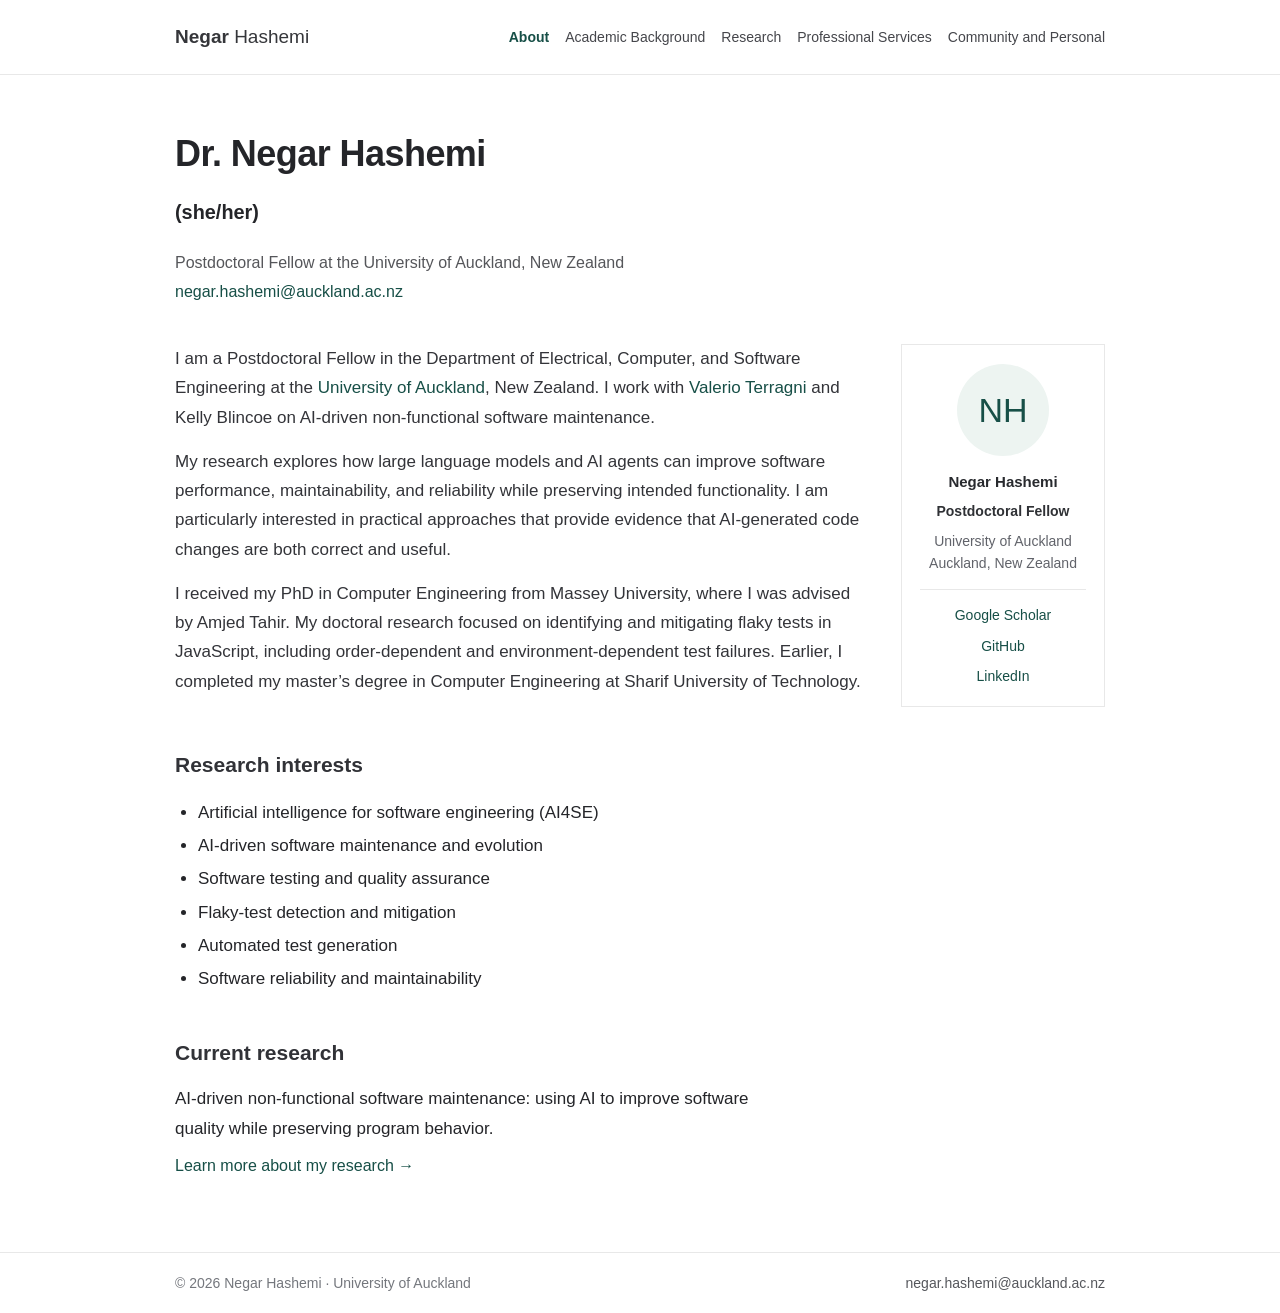
<file: index.html>
<!DOCTYPE html>
<html lang="en">
<head>
    <meta charset="UTF-8">

    <meta
        name="viewport"
        content="width=device-width, initial-scale=1"
    >

    <meta
        name="description"
        content="Dr. Negar Hashemi, Postdoctoral Fellow at the University of Auckland."
    >

    <meta property="og:image" content="/og.png">

    <title>Negar Hashemi | Software Engineering Researcher</title>

    <link rel="stylesheet" href="/style.css">
    <link rel="icon" href="/favicon.svg">
</head>

<body>
    <a class="skip-link" href="#main-content">
        Skip to main content
    </a>

    <!-- Site header and navigation -->
    <header class="site-header">
        <div class="site-width header-inner">
            <a class="site-name" href="/">
                <strong>Negar</strong> Hashemi
            </a>

            <nav aria-label="Main navigation">
                <a href="/" aria-current="page">
                    About
                </a>

                <a href="/academic/">
                    Academic Background
                </a>

                <a href="/research/">
                    Research
                </a>

                <a href="/Pservices/">
                    Professional Services
                </a>

                <a href="/personal/">
                    Community and Personal
                </a>
            </nav>
        </div>
    </header>

    <main class="site-width page-content" id="main-content">
        <!-- Name, position, and contact information -->
        <section class="profile-heading">
            <h1>Dr. Negar Hashemi</h1> <h3>(she/her)</h3>
            <p>
                Postdoctoral Fellow at the University of Auckland,
                New Zealand
            </p>

            <a href="mailto:negar.hashemi@auckland.ac.nz">
                negar.hashemi@auckland.ac.nz
            </a>
        </section>

        <!-- Biography and profile sidebar -->
        <div class="about-layout">
            <div class="academic-prose">
                <p>
                    I am a Postdoctoral Fellow in the Department of
                    Electrical, Computer, and Software Engineering at
                    the
                    <a
                        href="https://www.auckland.ac.nz/"
                        target="_blank"
                        rel="noopener noreferrer"
                    >
                        University of Auckland</a>,
                    New Zealand. I work with
                    <a
                        href="https://valerio-terragni.github.io/"
                        target="_blank"
                        rel="noopener noreferrer"
                    >
                        Valerio Terragni
                    </a>
                    and Kelly Blincoe on AI-driven non-functional
                    software maintenance.
                </p>

                <p>
                    My research explores how large language models and
                    AI agents can improve software performance,
                    maintainability, and reliability while preserving
                    intended functionality. I am particularly
                    interested in practical approaches that provide
                    evidence that AI-generated code changes are both
                    correct and useful.
                </p>

                <p>
                    I received my PhD in Computer Engineering from
                    Massey University, where I was advised by Amjed
                    Tahir. My doctoral research focused on identifying
                    and mitigating flaky tests in JavaScript,
                    including order-dependent and environment-dependent
                    test failures. Earlier, I completed my master’s
                    degree in Computer Engineering at Sharif University
                    of Technology.
                </p>
            </div>

            <aside
                class="profile-panel"
                aria-label="Academic profile"
            >
                <!-- Replace this placeholder with a profile photo if needed -->
                <div
                    class="profile-placeholder"
                    aria-hidden="true"
                >
                    NH
                </div>

                <p class="profile-full-name">
                    Negar Hashemi
                </p>

                <p class="profile-position">
                    Postdoctoral Fellow
                </p>

                <p>
                    University of Auckland<br>
                    Auckland, New Zealand
                </p>

                <!-- Academic and professional profiles -->
                <div class="profile-panel-links">
                    <a
                        href="https://scholar.google.com/citations?user=-XqrcLsAAAAJ&amp;hl=en"
                        target="_blank"
                        rel="noopener noreferrer"
                    >
                        Google Scholar
                    </a>

                    <a
                        href="https://github.com/Negar-Hashemi"
                        target="_blank"
                        rel="noopener noreferrer"
                    >
                        GitHub
                    </a>

                    <a
                        href="https://www.linkedin.com/in/negar-hashemi/"
                        target="_blank"
                        rel="noopener noreferrer"
                    >
                        LinkedIn
                    </a>
                </div>
            </aside>
        </div>

        <!-- Research interests -->
        <section class="home-section">
            <h2>Research interests</h2>

            <ul class="academic-list">
                <li>
                    Artificial intelligence for software engineering
                    (AI4SE)
                </li>

                <li>
                    AI-driven software maintenance and evolution
                </li>

                <li>
                    Software testing and quality assurance
                </li>

                <li>
                    Flaky-test detection and mitigation
                </li>

                <li>
                    Automated test generation
                </li>

                <li>
                    Software reliability and maintainability
                </li>
            </ul>
        </section>

        <!-- Current research -->
        <section class="home-section">
            <h2>Current research</h2>

            <p class="current-research-summary">
                AI-driven non-functional software maintenance:
                using AI to improve software quality while preserving
                program behavior.
            </p>

            <a href="/research/">
                Learn more about my research →
            </a>
        </section>
    </main>

    <!-- Footer -->
    <footer class="site-footer">
        <div class="site-width footer-inner">
            <span>
                © 2026 Negar Hashemi · University of Auckland
            </span>

            <a href="mailto:negar.hashemi@auckland.ac.nz">
                negar.hashemi@auckland.ac.nz
            </a>
        </div>
    </footer>
</body>
</html>
</file>
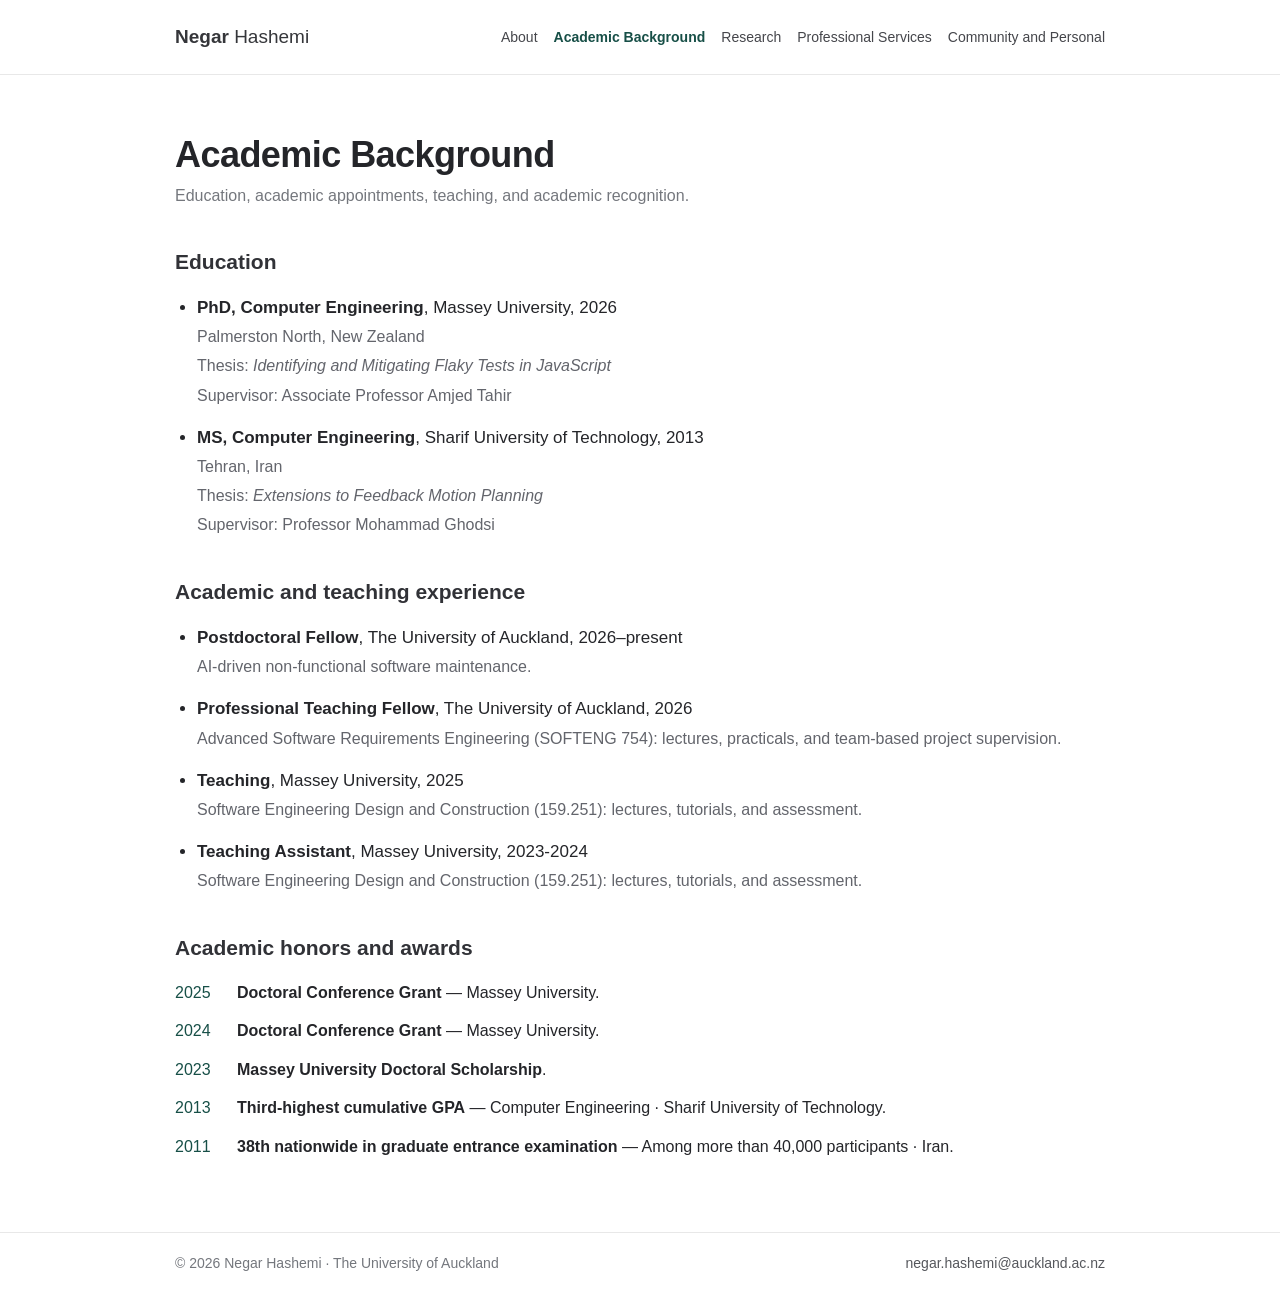
<file: academic/index.html>
<!DOCTYPE html>
<html lang="en">
  <head>
    <meta charset="UTF-8">
    <meta name="viewport" content="width=device-width, initial-scale=1">
    <meta
      name="description"
      content="Dr. Negar Hashemi, Postdoctoral Fellow at the University of Auckland."
    >
    <title>Academic Background | Negar Hashemi</title>
    <link rel="stylesheet" href="/style.css">
    <link rel="icon" href="/favicon.svg">
    <meta property="og:image" content="/og.png">
  </head>

  <body>
    <a class="skip-link" href="#main-content">Skip to main content</a>

    <header class="site-header">
      <div class="site-width header-inner">
        <a class="site-name" href="/">
          <strong>Negar</strong> Hashemi
        </a>

        <nav aria-label="Main navigation">
          <a href="/">About</a>
          <a href="/academic/" aria-current="page">Academic Background</a>
          <a href="/research/">Research</a>
          <a href="/Pservices/">Professional Services</a>
          <a href="/personal/">Community and Personal</a>
        </nav>
      </div>
    </header>

    <main class="site-width page-content" id="main-content">
      <header class="page-heading">
        <h1>Academic Background</h1>
        <p>
          Education, academic appointments, teaching, and academic recognition.
        </p>
      </header>

      <section class="academic-section">
        <h2>Education</h2>

        <ul class="education-list">
          <li>
            <strong>PhD, Computer Engineering</strong>, Massey University, 2026
            <br>
            <span class="education-detail">
              Palmerston North, New Zealand
            </span>
            <br>
            <span class="education-detail">
              Thesis:
              <em>Identifying and Mitigating Flaky Tests in JavaScript</em>
            </span>
            <br>
            <span class="education-detail">
              Supervisor: Associate Professor Amjed Tahir
            </span>
          </li>

          <li>
            <strong>MS, Computer Engineering</strong>,
            Sharif University of Technology, 2013
            <br>
            <span class="education-detail">Tehran, Iran</span>
            <br>
            <span class="education-detail">
              Thesis: <em>Extensions to Feedback Motion Planning</em>
            </span>
            <br>
            <span class="education-detail">
              Supervisor: Professor Mohammad Ghodsi
            </span>
          </li>
        </ul>
      </section>

      <section class="academic-section">
        <h2>Academic and teaching experience</h2>

        <ul class="education-list">
          <li>
            <strong>Postdoctoral Fellow</strong>,
            The University of Auckland, 2026–present
            <br>
            <span class="education-detail">
              AI-driven non-functional software maintenance.
            </span>
          </li>

          <li>
            <strong>Professional Teaching Fellow</strong>,
            The University of Auckland, 2026
            <br>
            <span class="education-detail">
              Advanced Software Requirements Engineering (SOFTENG 754):
              lectures, practicals, and team-based project supervision.
            </span>
          </li>

          <li>
            <strong>Teaching</strong>, Massey University, 2025
            <br>
            <span class="education-detail">
              Software Engineering Design and Construction (159.251):
              lectures, tutorials, and assessment.
            </span>
          </li>

          <li>
            <strong>Teaching Assistant</strong>, Massey University, 2023-2024
            <br>
            <span class="education-detail">
              Software Engineering Design and Construction (159.251):
              lectures, tutorials, and assessment.
            </span>
          </li>
        </ul>
      </section>

      <section class="academic-section">
        <h2>Academic honors and awards</h2>

        <ul class="award-items">
          <li>
            <span class="award-year">2025</span>
            <span>
              <strong>Doctoral Conference Grant</strong>
              — Massey University.
            </span>
          </li>

          <li>
            <span class="award-year">2024</span>
            <span>
              <strong>Doctoral Conference Grant</strong>
              — Massey University.
            </span>
          </li>

          <li>
            <span class="award-year">2023</span>
            <span>
              <strong>Massey University Doctoral Scholarship</strong>.
            </span>
          </li>

          <li>
            <span class="award-year">2013</span>
            <span>
              <strong>Third-highest cumulative GPA</strong>
              — Computer Engineering · Sharif University of Technology.
            </span>
          </li>

          <li>
            <span class="award-year">2011</span>
            <span>
              <strong>
                38th nationwide in graduate entrance examination
              </strong>
              — Among more than 40,000 participants · Iran.
            </span>
          </li>
        </ul>
      </section>
    </main>

    <footer class="site-footer">
      <div class="site-width footer-inner">
        <span>© 2026 Negar Hashemi · The University of Auckland</span>
        <a href="mailto:negar.hashemi@auckland.ac.nz">
          negar.hashemi@auckland.ac.nz
        </a>
      </div>
    </footer>
  </body>
</html>
</file>
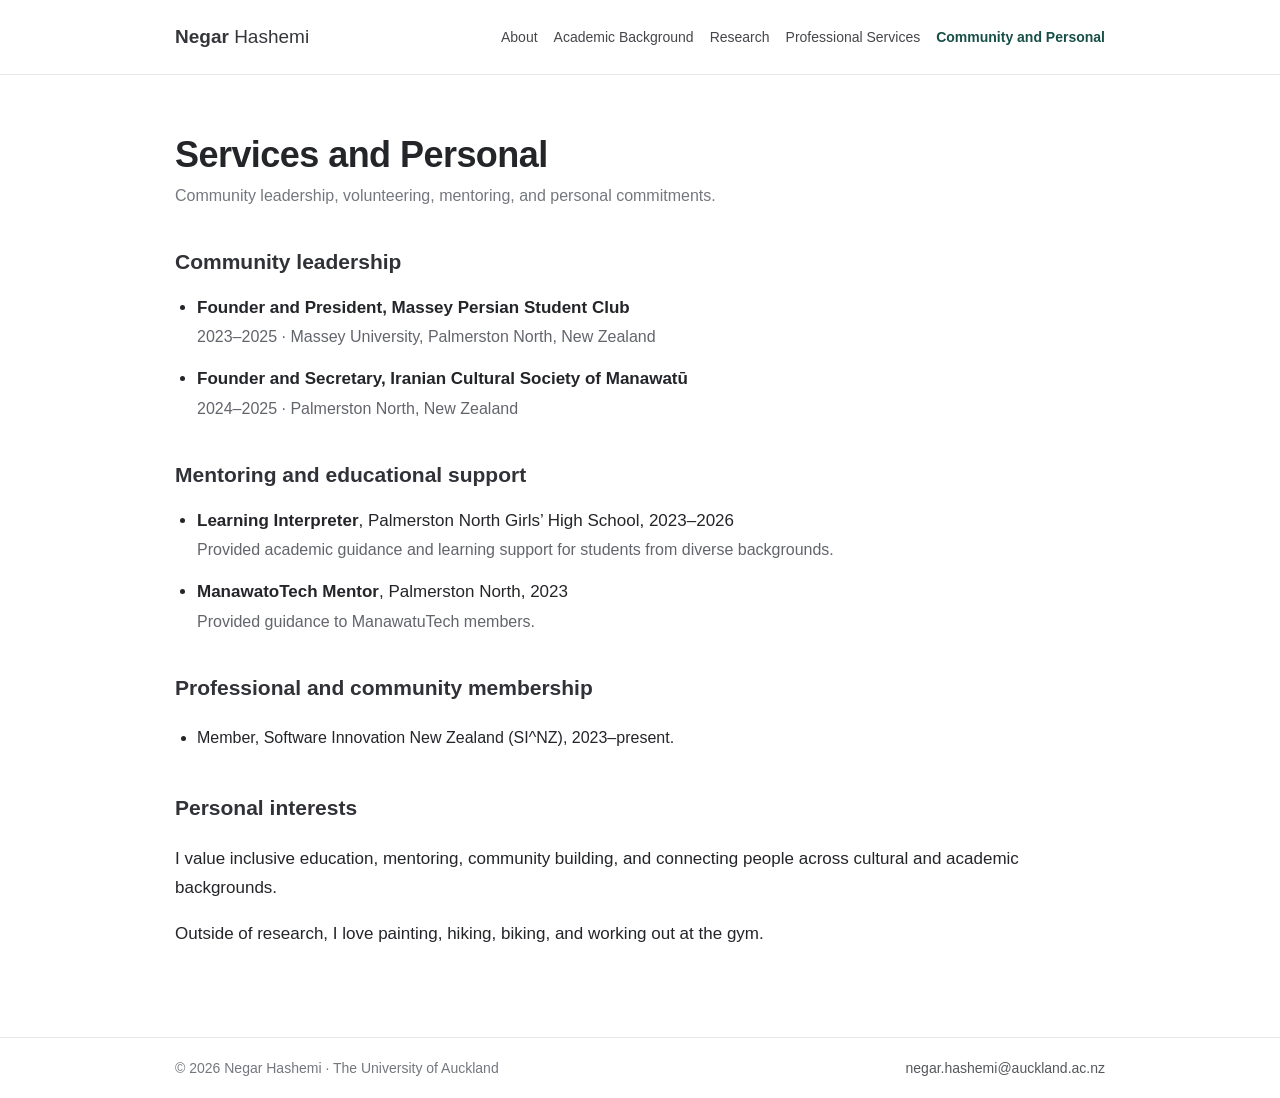
<file: personal/index.html>
<!DOCTYPE html>
<html lang="en">
<head>
  <meta charset="UTF-8">

  <meta
    name="viewport"
    content="width=device-width, initial-scale=1"
  >

  <meta
    name="description"
    content="Dr. Negar Hashemi, Postdoctoral Fellow at the University of Auckland."
  >

  <title>Services and Personal | Negar Hashemi</title>

  <link rel="stylesheet" href="/style.css">
  <link rel="icon" href="/favicon.svg">

  <meta property="og:image" content="/og.png">
</head>

<body>
  <a class="skip-link" href="#main-content">
    Skip to main content
  </a>

  <header class="site-header">
    <div class="site-width header-inner">
      <a class="site-name" href="/">
        <strong>Negar</strong> Hashemi
      </a>

      <nav aria-label="Main navigation">
        <a href="/">About</a>
        <a href="/academic/">Academic Background</a>
        <a href="/research/">Research</a>
        <a href="/Pservices/">Professional Services</a>
        <a href="/personal/" aria-current="page">Community and Personal</a>
      </nav>
    </div>
  </header>

  <main class="site-width page-content" id="main-content">
    <header class="page-heading">
      <h1>Services and Personal</h1>

      <p>
        Community leadership, volunteering, mentoring,
        and personal commitments.
      </p>
    </header>

    <section class="academic-section">
      <h2>Community leadership</h2>

      <ul class="education-list">
        <li>
          <strong>
            Founder and President, Massey Persian Student Club
          </strong>

          <br>

          <span class="education-detail">
            2023–2025 · Massey University, Palmerston North,
            New Zealand
          </span>
        </li>

        <li>
          <strong>
            Founder and Secretary, Iranian Cultural Society of Manawatū
          </strong>

          <br>

          <span class="education-detail">
            2024–2025 · Palmerston North, New Zealand
          </span>
        </li>
      </ul>
    </section>

    <section class="academic-section">
      <h2>Mentoring and educational support</h2>

      <ul class="education-list">
        <li>
          <strong>Learning Interpreter</strong>,
          Palmerston North Girls’ High School, 2023–2026

          <br>

          <span class="education-detail">
            Provided academic guidance and learning support for
            students from diverse backgrounds.
          </span>
        </li>

        <li>
          <strong>ManawatoTech Mentor</strong>,
          Palmerston North, 2023

          <br>

          <span class="education-detail">
            Provided guidance to ManawatuTech members.
          </span>
        </li>
      </ul>    
    </section>

    <section class="academic-section">
      <h2>Professional and community membership</h2>

      <ul class="service-items">
        <li>
          Member, Software Innovation New Zealand (SI^NZ),
          2023–present.
        </li>
      </ul>
    </section>

    <section class="academic-section">
      <h2>Personal interests</h2>

      <p>
        I value inclusive education, mentoring, community building,
        and connecting people across cultural and academic backgrounds.
      </p>
      <p>
        Outside of research, I love painting, hiking, biking, and working out at the gym.
      </p>
    </section>
  </main>

  <footer class="site-footer">
    <div class="site-width footer-inner">
      <span>
        © 2026 Negar Hashemi · The University of Auckland
      </span>

      <a href="mailto:negar.hashemi@auckland.ac.nz">
        negar.hashemi@auckland.ac.nz
      </a>
    </div>
  </footer>
</body>
</html>
</file>
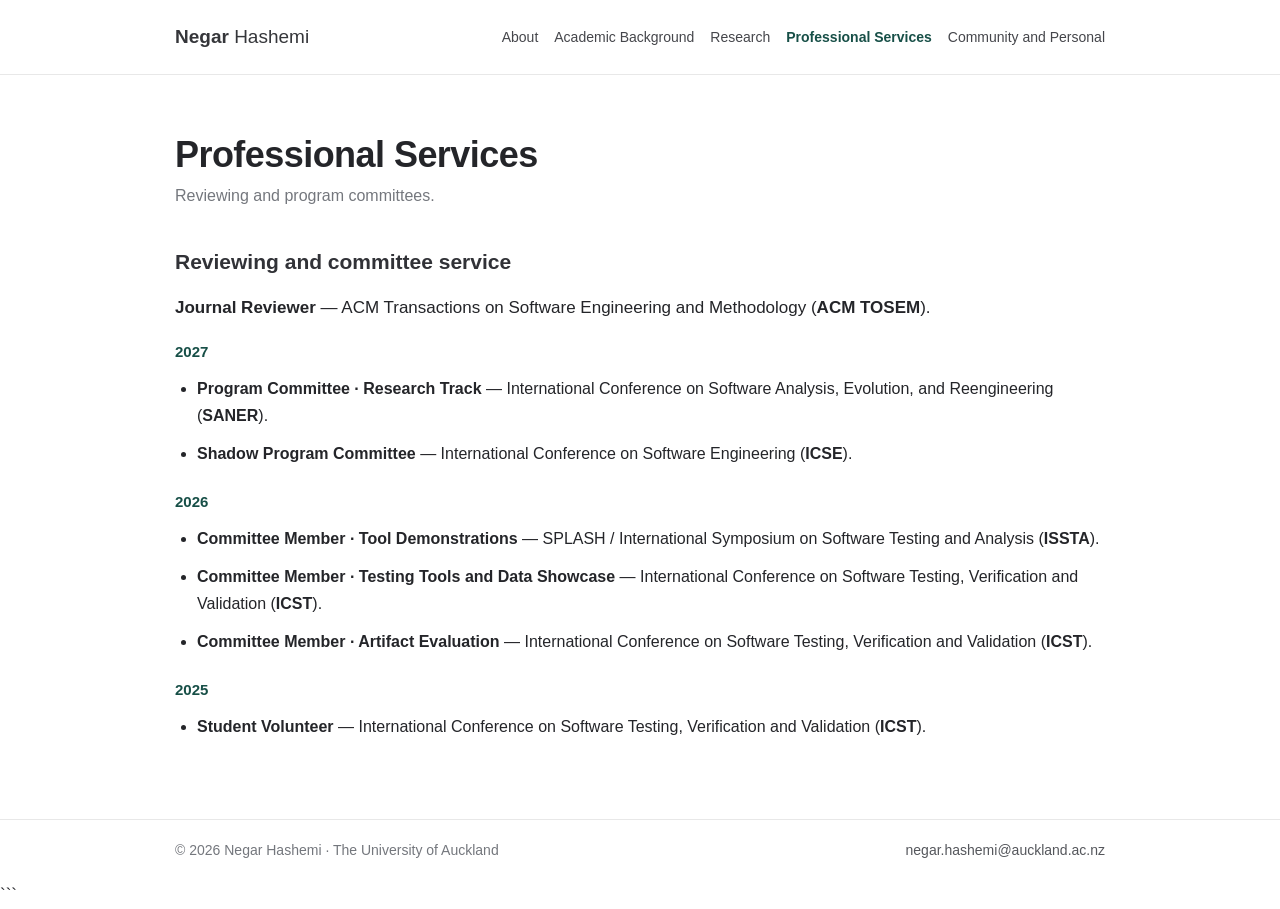
<file: Pservices/index.html>
<!DOCTYPE html>
<html lang="en">
<head>
  <meta charset="UTF-8">
  <meta name="viewport" content="width=device-width, initial-scale=1">
  <meta name="description" content="Dr. Negar Hashemi, Postdoctoral Fellow at the University of Auckland.">
  <title>Professional Services | Negar Hashemi</title>
  <link rel="stylesheet" href="/style.css">
  <link rel="icon" href="/favicon.svg">
  <meta property="og:image" content="/og.png">
</head>

<body>
  <a class="skip-link" href="#main-content">Skip to main content</a>

  <header class="site-header">
    <div class="site-width header-inner">
      <a class="site-name" href="/">
        <strong>Negar</strong> Hashemi
      </a>

      <nav aria-label="Main navigation">
        <a href="/">About</a>
        <a href="/academic/">Academic Background</a>
        <a href="/research/">Research</a>
        <a href="/Pservices/" aria-current="page">Professional Services</a>
        <a href="/personal/">Community and Personal</a>
      </nav>   
  </header>

  <main class="site-width page-content" id="main-content">
    <header class="page-heading">
      <h1>Professional Services</h1>
      <p>
        Reviewing and program committees.
      </p>
    </header>

    <section class="academic-section" id="professional-service">
      <h2>Reviewing and committee service</h2>

      <strong>Journal Reviewer</strong> —
        ACM Transactions on Software Engineering and Methodology (<strong>ACM TOSEM</strong>).
    
      
      <div class="service-year-group">
        <h3>2027</h3>

        <ul class="service-items">
          <li>
            <strong>Program Committee · Research Track</strong> —
            International Conference on Software Analysis, Evolution, and Reengineering (<strong>SANER</strong>).
          </li>
          <li>
            <strong>Shadow Program Committee</strong> —
            International Conference on Software Engineering (<strong>ICSE</strong>).
          </li>
        </ul>
      </div>

      <div class="service-year-group">
        <h3>2026</h3>

        <ul class="service-items">
          
          <li>
            <strong>Committee Member · Tool Demonstrations</strong> —
            SPLASH / International Symposium on Software Testing and
            Analysis (<strong>ISSTA</strong>).
          </li>

          <li>
            <strong>Committee Member · Testing Tools and Data Showcase</strong>
            — International Conference on Software Testing, Verification
            and Validation (<strong>ICST</strong>).
          </li>

          <li>
            <strong>Committee Member · Artifact Evaluation</strong> —
            International Conference on Software Testing, Verification
            and Validation (<strong>ICST</strong>).
          </li>

          
        </ul>
      </div>

      <div class="service-year-group">
        <h3>2025</h3>

        <ul class="service-items">
          <li>
            <strong>Student Volunteer</strong> —
            International Conference on Software Testing, Verification
            and Validation (<strong>ICST</strong>).
          </li>
        </ul>
      </div>
    </section>

  </main>

  <footer class="site-footer">
    <div class="site-width footer-inner">
      <span>© 2026 Negar Hashemi · The University of Auckland</span>

      <a href="mailto:negar.hashemi@auckland.ac.nz">
        negar.hashemi@auckland.ac.nz
      </a>
    </div>
  </footer>
</body>
</html>
```
</file>
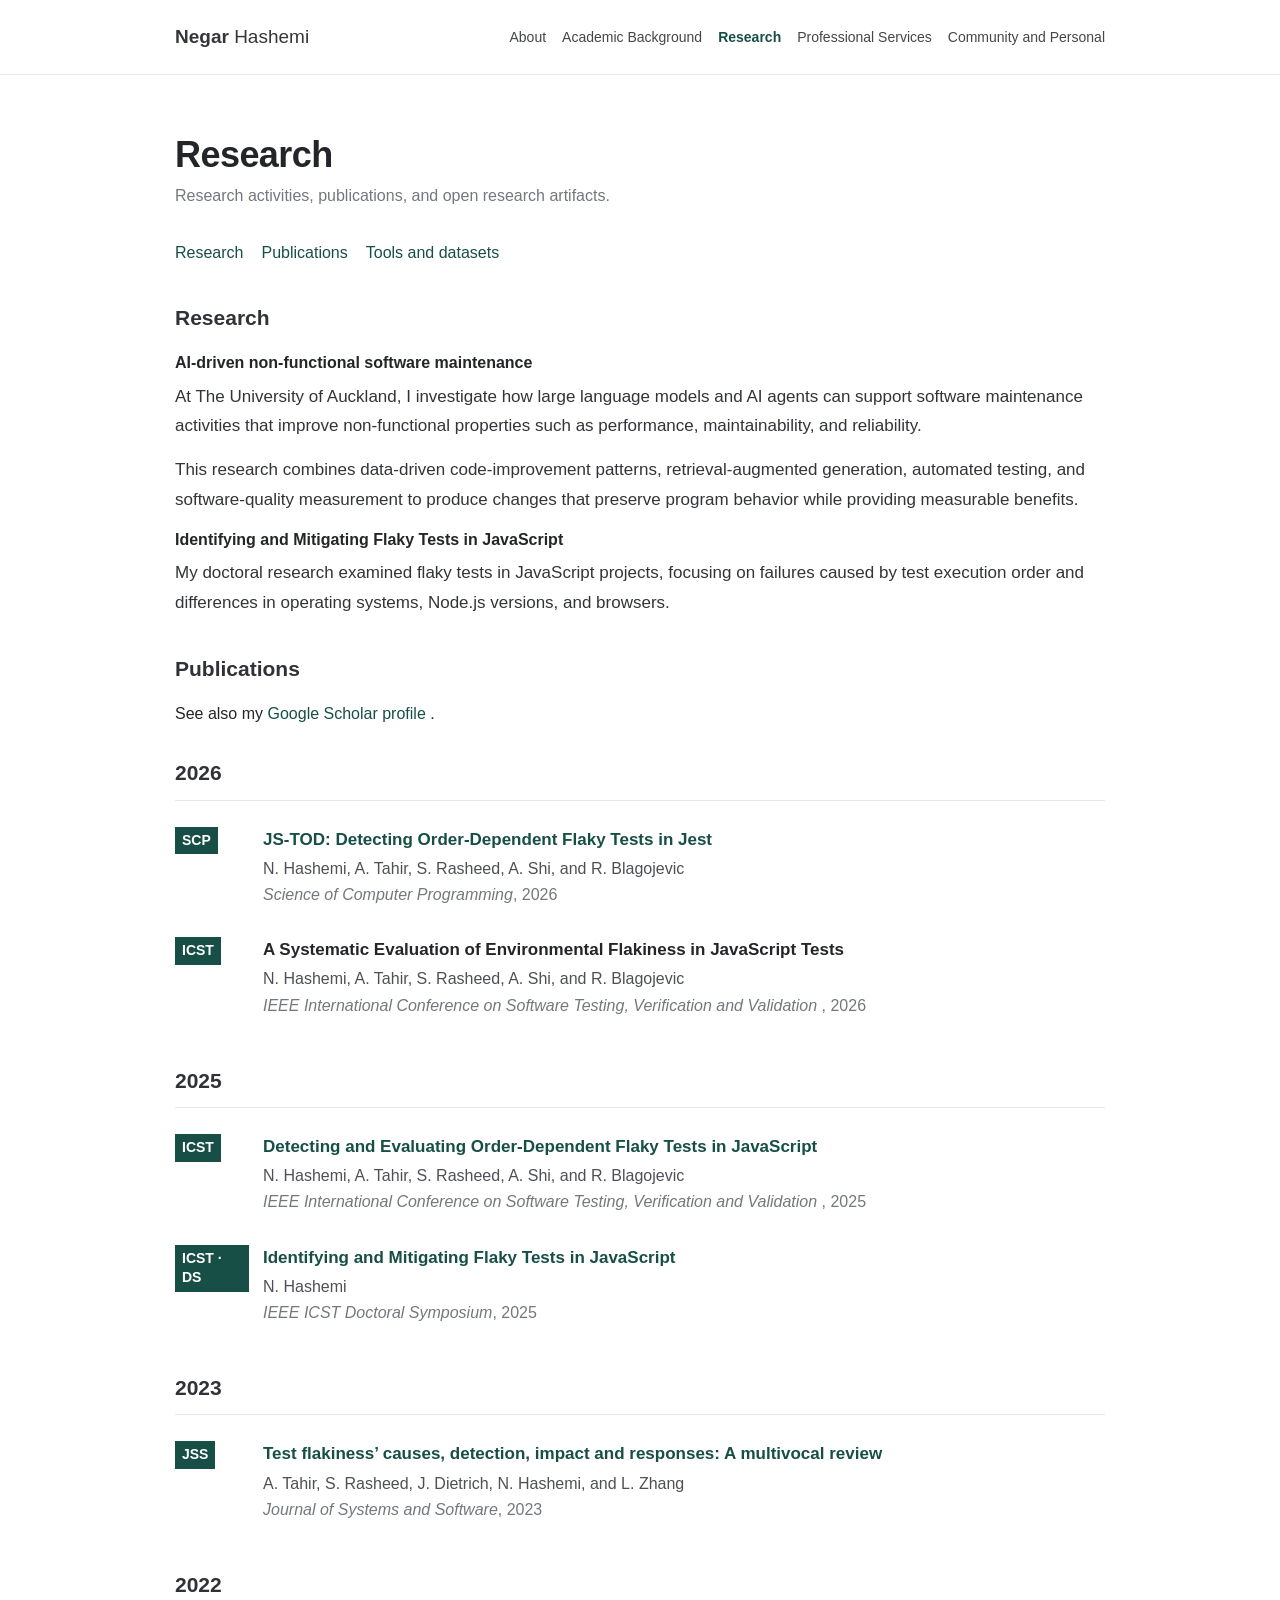
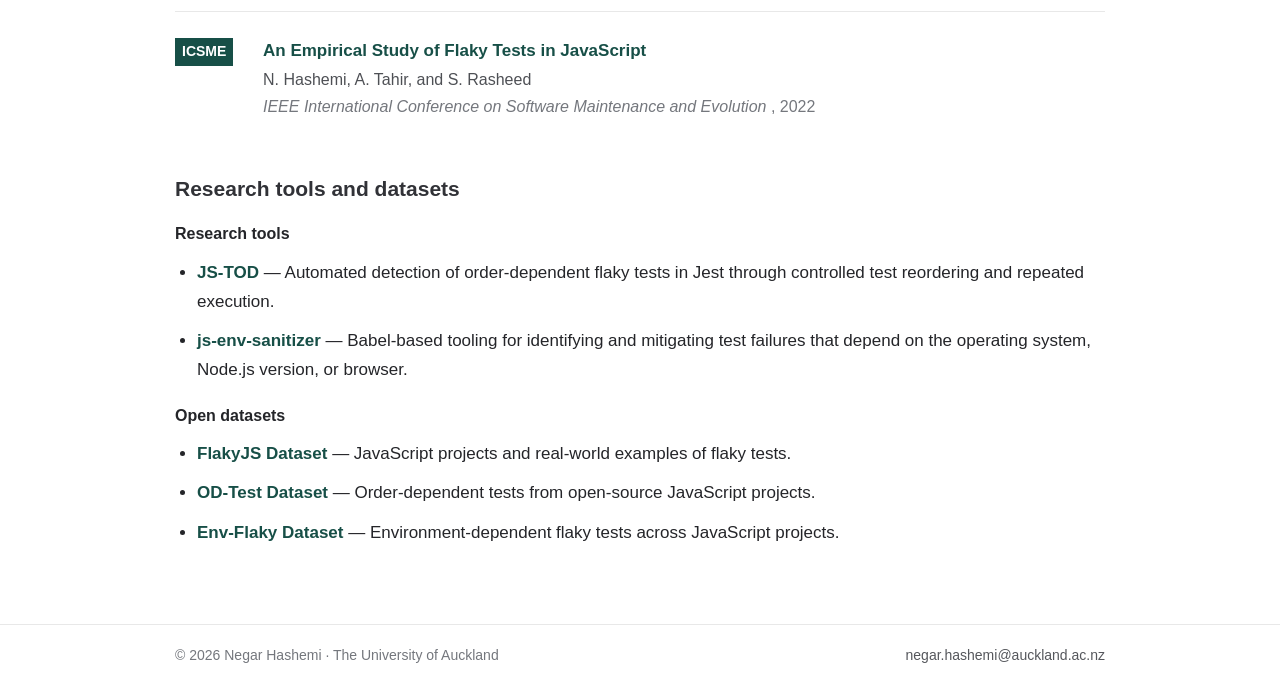
<file: research/index.html>
<!DOCTYPE html>
<html lang="en">
<head>
  <meta charset="UTF-8">
  <meta name="viewport" content="width=device-width, initial-scale=1">
  <meta name="description" content="Dr. Negar Hashemi, Postdoctoral Fellow at the University of Auckland.">
  <title>Research | Negar Hashemi</title>
  <link rel="stylesheet" href="/style.css">
  <link rel="icon" href="/favicon.svg">
  <meta property="og:image" content="/og.png">
</head>

<body>
  <a class="skip-link" href="#main-content">Skip to main content</a>

  <header class="site-header">
    <div class="site-width header-inner">
      <a class="site-name" href="/">
        <strong>Negar</strong> Hashemi
      </a>

      <nav aria-label="Main navigation">
        <a href="/">About</a>
        <a href="/academic/">Academic Background</a>
        <a href="/research/" aria-current="page">Research</a>
        <a href="/Pservices/">Professional Services</a>
        <a href="/personal/">Community and Personal</a>
      </nav>
    </div>
  </header>

  <main class="site-width page-content" id="main-content">
    <header class="page-heading">
      <h1>Research</h1>
      <p>
        Research activities, publications,
        and open research artifacts.
      </p>
    </header>

    <nav class="section-links" aria-label="Research page sections">
      <a href="#research">Research</a>
      <a href="#publications">Publications</a>
      <a href="#tools">Tools and datasets</a>
    </nav>

    <section class="academic-section" id="research">
      <h2>Research</h2>

      <h3>AI-driven non-functional software maintenance</h3>

      <div class="academic-prose">
        <p>
          At The University of Auckland, I investigate how large language
          models and AI agents can support software maintenance activities
          that improve non-functional properties such as performance,
          maintainability, and reliability.
        </p>

        <p>
          This research combines data-driven code-improvement patterns,
          retrieval-augmented generation, automated testing, and
          software-quality measurement to produce changes that preserve
          program behavior while providing measurable benefits.
        </p>
      </div>

      <h3>Identifying and Mitigating Flaky Tests in JavaScript</h3>

      <div class="academic-prose">
        <p>
          My doctoral research examined flaky tests in JavaScript projects,
          focusing on failures caused by test execution order and differences
          in operating systems, Node.js versions, and browsers.
        </p>
      </div>
    </section>

    <section class="academic-section" id="publications">
      <h2>Publications</h2>

      <p class="scholar-note">
        See also my
        <a
          href="https://scholar.google.com/citations?user=-XqrcLsAAAAJ&amp;hl=en"
          target="_blank"
          rel="noopener noreferrer"
        >
          Google Scholar profile
        </a>.
      </p>

      <div class="publication-year-group">
        <h2>2026</h2>

        <article class="publication-entry">
          <span class="publication-badge">SCP</span>

          <div>
            <h3>
              <a
                href="https://www.sciencedirect.com/science/article/pii/S0167642326000286"
                target="_blank"
                rel="noopener noreferrer"
              >
                JS-TOD: Detecting Order-Dependent Flaky Tests in Jest
              </a>
            </h3>

            <p class="publication-authors">
              N. Hashemi, A. Tahir, S. Rasheed, A. Shi, and R. Blagojevic
            </p>

            <p class="publication-venue">
              <em>Science of Computer Programming</em>, 2026
            </p>
          </div>
        </article>

        <article class="publication-entry">
          <span class="publication-badge">ICST</span>

          <div>
            <h3>
              A Systematic Evaluation of Environmental Flakiness in
              JavaScript Tests
            </h3>

            <p class="publication-authors">
              N. Hashemi, A. Tahir, S. Rasheed, A. Shi, and R. Blagojevic
            </p>

            <p class="publication-venue">
              <em>
                IEEE International Conference on Software Testing,
                Verification and Validation
              </em>,
              2026
            </p>
          </div>
        </article>
      </div>

      <div class="publication-year-group">
        <h2>2025</h2>

        <article class="publication-entry">
          <span class="publication-badge">ICST</span>

          <div>
            <h3>
              <a
                href="https://ieeexplore.ieee.org/document/10988962"
                target="_blank"
                rel="noopener noreferrer"
              >
                Detecting and Evaluating Order-Dependent Flaky Tests
                in JavaScript
              </a>
            </h3>

            <p class="publication-authors">
              N. Hashemi, A. Tahir, S. Rasheed, A. Shi, and R. Blagojevic
            </p>

            <p class="publication-venue">
              <em>
                IEEE International Conference on Software Testing,
                Verification and Validation
              </em>,
              2025
            </p>
          </div>
        </article>

        <article class="publication-entry">
          <span class="publication-badge">ICST · DS</span>

          <div>
            <h3>
              <a
                href="https://ieeexplore.ieee.org/abstract/document/10989021"
                target="_blank"
                rel="noopener noreferrer"
              >
                Identifying and Mitigating Flaky Tests in JavaScript
              </a>
            </h3>

            <p class="publication-authors">N. Hashemi</p>

            <p class="publication-venue">
              <em>IEEE ICST Doctoral Symposium</em>, 2025
            </p>
          </div>
        </article>
      </div>

      <div class="publication-year-group">
        <h2>2023</h2>

        <article class="publication-entry">
          <span class="publication-badge">JSS</span>

          <div>
            <h3>
              <a
                href="https://www.sciencedirect.com/science/article/pii/S0164121223002327"
                target="_blank"
                rel="noopener noreferrer"
              >
                Test flakiness’ causes, detection, impact and responses:
                A multivocal review
              </a>
            </h3>

            <p class="publication-authors">
              A. Tahir, S. Rasheed, J. Dietrich, N. Hashemi, and L. Zhang
            </p>

            <p class="publication-venue">
              <em>Journal of Systems and Software</em>, 2023
            </p>
          </div>
        </article>
      </div>

      <div class="publication-year-group">
        <h2>2022</h2>

        <article class="publication-entry">
          <span class="publication-badge">ICSME</span>

          <div>
            <h3>
              <a
                href="https://ieeexplore.ieee.org/abstract/document/9978194"
                target="_blank"
                rel="noopener noreferrer"
              >
                An Empirical Study of Flaky Tests in JavaScript
              </a>
            </h3>

            <p class="publication-authors">
              N. Hashemi, A. Tahir, and S. Rasheed
            </p>

            <p class="publication-venue">
              <em>
                IEEE International Conference on Software Maintenance
                and Evolution
              </em>,
              2022
            </p>
          </div>
        </article>
      </div>
    </section>

    
    <section class="academic-section" id="tools">
      <h2>Research tools and datasets</h2>

      <h3>Research tools</h3>

      <ul class="resource-list">
        <li>
          <a
            href="https://github.com/Negar-Hashemi/JS-TOD"
            target="_blank"
            rel="noopener noreferrer"
          >
            <strong>JS-TOD</strong>
          </a>
          — Automated detection of order-dependent flaky tests in Jest
          through controlled test reordering and repeated execution.
        </li>

        <li>
          <a
            href="https://github.com/Negar-Hashemi/js-env-sanitizer"
            target="_blank"
            rel="noopener noreferrer"
          >
            <strong>js-env-sanitizer</strong>
          </a>
          — Babel-based tooling for identifying and mitigating test
          failures that depend on the operating system, Node.js version,
          or browser.
        </li>
      </ul>

      <h3>Open datasets</h3>

      <ul class="resource-list">
        <li>
          <a
            href="https://zenodo.org/records/6757825"
            target="_blank"
            rel="noopener noreferrer"
          >
            <strong>FlakyJS Dataset</strong>
          </a>
          — JavaScript projects and real-world examples of flaky tests.
        </li>

        <li>
          <a
            href="https://zenodo.org/records/13852085"
            target="_blank"
            rel="noopener noreferrer"
          >
            <strong>OD-Test Dataset</strong>
          </a>
          — Order-dependent tests from open-source JavaScript projects.
        </li>

        <li>
          <a
            href="https://github.com/Negar-Hashemi/env-flakiness-js"
            target="_blank"
            rel="noopener noreferrer"
          >
            <strong>Env-Flaky Dataset</strong>
          </a>
          — Environment-dependent flaky tests across JavaScript projects.
        </li>
      </ul>
    </section>
  </main>

  <footer class="site-footer">
    <div class="site-width footer-inner">
      <span>© 2026 Negar Hashemi · The University of Auckland</span>

      <a href="mailto:negar.hashemi@auckland.ac.nz">
        negar.hashemi@auckland.ac.nz
      </a>
    </div>
  </footer>
</body>
</html>
</file>
<file: style.css>
:root {
  color-scheme: light;
  --paper: #ffffff;
  --ink: #242529;
  --muted: #74777d;
  --rule: #e8e8e8;
  --accent: #174f47;
  --accent-light: #edf4f1;
  --width: 930px;
  --sans: "Avenir Next", Avenir, "Segoe UI", Helvetica, Arial, sans-serif;
}

* { box-sizing: border-box; }
html { min-height: 100%; scroll-behavior: smooth; }
body { margin: 0; background: var(--paper); color: var(--ink); font-family: var(--sans); font-size: 15px; line-height: 1.72; -webkit-font-smoothing: antialiased; }
a { color: var(--accent); text-decoration: none; }
a:hover { color: #297b6b; text-decoration: underline; text-underline-offset: 3px; }
.site-width { width: min(var(--width), calc(100% - 44px)); margin-inline: auto; }
.skip-link { position: absolute; left: -9999px; z-index: 10; padding: 8px 12px; background: white; color: var(--accent); }
.skip-link:focus { left: 12px; top: 12px; }

.site-header { border-bottom: 1px solid var(--rule); background: white; }
.header-inner { display: flex; align-items: center; justify-content: space-between; min-height: 74px; gap: 22px; }
.site-name { color: #35363a; font-size: 19px; font-weight: 400; white-space: nowrap; }
.site-name strong { font-weight: 700; }
.site-name:hover { text-decoration: none; }
.site-header nav { display: flex; align-items: center; gap: 16px; }
.site-header nav a { color: #45464b; font-size: 11.5px; white-space: nowrap; }
.site-header nav a:hover { color: var(--accent); text-decoration: none; }
.site-header nav a[aria-current="page"] { color: var(--accent); font-weight: 650; }

.page-content { min-height: calc(100vh - 156px); padding-block: 58px 72px; }
.profile-heading { margin-bottom: 38px; }
.profile-heading h1 { margin: 0 0 5px; font-size: 36px; font-weight: 550; line-height: 1.18; letter-spacing: -.55px; }
.profile-heading>p { margin: 0; color: #55565a; font-size: 15px; }
.profile-heading>a { font-size: 13px; }
.about-layout { display: grid; grid-template-columns: minmax(0, 1fr) 204px; align-items: start; gap: 38px; }
.academic-prose p { margin: 0 0 15px; color: #333439; }
.academic-prose p:last-child { margin-bottom: 0; }
.profile-panel { padding: 18px; border: 1px solid var(--rule); text-align: center; }
.profile-placeholder { display: grid; width: 92px; height: 92px; place-items: center; margin: 1px auto 14px; border-radius: 50%; background: var(--accent-light); color: var(--accent); font-size: 34px; font-weight: 450; }
.profile-panel p { margin: 8px 0; color: #61636a; font-size: 11.5px; line-height: 1.55; }
.profile-panel .profile-full-name { color: #282a2e; font-size: 15px; font-weight: 650; }
.profile-panel .profile-position { color: #2f3135; font-size: 12.5px; font-weight: 650; }
.profile-panel-links { display: grid; gap: 6px; margin-top: 15px; padding-top: 13px; border-top: 1px solid var(--rule); }
.profile-panel-links a { font-size: 11.5px; }
.home-section { margin-top: 40px; }
.home-section h2, .academic-section h2 { margin: 0 0 13px; color: #313237; font-size: 21px; font-weight: 550; }
.current-research-summary { max-width: 64ch; margin: 0 0 8px; }
.home-section > a { font-size: 14px; }
.academic-list { margin: 0; padding-left: 23px; }
.academic-list li { padding: 2px 0; }
.profile-links { display: flex; flex-wrap: wrap; gap: 19px; }
.profile-links a { font-size: 14px; }

.page-heading { margin-bottom: 29px; }
.page-heading h1 { margin: 0; font-size: 36px; font-weight: 550; line-height: 1.2; letter-spacing: -.55px; }
.page-heading p { margin: 6px 0 0; color: var(--muted); font-size: 14px; }
.academic-section { margin-top: 34px; }
.section-links { display: flex; flex-wrap: wrap; gap: 9px 18px; margin: 0 0 30px; font-size: 13px; }
.academic-section h3 { margin: 12px 0 5px; font-size: 16px; font-weight: 600; }
.resource-list, .education-list, .service-items { margin: 5px 0 0; padding-left: 22px; }
.resource-list li, .service-items li { padding-block: 5px; }
.education-list li { margin-bottom: 13px; }
.education-detail { color: #63656c; font-size: 13px; }
.teaching-entry { margin-bottom: 18px; }
.teaching-entry p { margin: 3px 0; }
.entry-meta { color: var(--muted); font-size: 13px; }

.scholar-note { margin: 0 0 28px; font-size: 14px; }
.publication-year-group { margin-top: 27px; }
.publication-year-group>h2 { margin: 0 0 14px; padding-bottom: 8px; border-bottom: 1px solid var(--rule); font-size: 21px; font-weight: 550; }
.publication-entry { display: grid; grid-template-columns: 74px minmax(0, 1fr); gap: 14px; padding: 12px 0 17px; }
.publication-badge { align-self: start; justify-self: start; padding: 4px 7px; background: var(--accent); color: white; font-size: 10px; font-weight: 550; line-height: 1.4; }
.publication-entry h3 { margin: 0 0 4px; font-size: 14px; font-weight: 600; line-height: 1.48; }
.publication-authors, .publication-venue { margin: 1px 0; color: #4e5055; font-size: 13px; line-height: 1.58; }
.publication-venue { color: var(--muted); }
.publication-action { display: inline-block; margin-top: 7px; padding: 1px 7px; border: 1px solid var(--accent); font-size: 11px; }
.publication-action:hover { background: var(--accent-light); text-decoration: none; }

.service-year-group { margin-top: 17px; }
.service-year-group>h3 { color: var(--accent); font-size: 15px; }
.service-items li { font-size: 14px; }
.award-items { display: grid; gap: 11px; margin: 8px 0 0; padding: 0; list-style: none; }
.award-items li { display: grid; grid-template-columns: 52px 1fr; gap: 10px; font-size: 14px; }
.award-year { color: var(--accent); font-size: 13px; }

.site-footer { border-top: 1px solid var(--rule); color: var(--muted); }
.footer-inner { display: flex; justify-content: space-between; gap: 16px; padding-block: 18px; font-size: 12px; }
.footer-inner a { color: #55575c; }

@media(max-width: 900px) {
  .header-inner { align-items: flex-start; flex-direction: column; gap: 9px; padding-block: 13px; }
  .site-header nav { gap: 14px; overflow-x: auto; max-width: 100%; padding-bottom: 2px; }
}
@media(max-width: 720px) {
  .site-width { width: min(100% - 34px, 580px); }
  .site-header nav a { font-size: 12px; }
  .page-content { padding-block: 39px 55px; }
  .profile-heading h1, .page-heading h1 { font-size: 31px; }
  .about-layout { grid-template-columns: 1fr; gap: 25px; }
  .profile-panel { order: -1; max-width: 245px; }
  .publication-entry { grid-template-columns: 63px 1fr; gap: 10px; }
  .footer-inner { flex-direction: column; gap: 5px; }
}
@media(prefers-reduced-motion: reduce) { html { scroll-behavior: auto; } }

/* Main text */
body {
  font-size: 17px;
}

/* Navigation */
.site-header nav a {
  font-size: 14px;
}

/* Sidebar */
.profile-panel p,
.profile-panel .profile-position,
.profile-panel-links a {
  font-size: 14px;
}

/* Supporting text and links */
.profile-heading > p,
.profile-heading > a,
.page-heading p,
.home-section > a,
.profile-links a,
.section-links,
.education-detail,
.entry-meta,
.scholar-note,
.publication-authors,
.publication-venue,
.service-items li,
.award-items li,
.award-year {
  font-size: 16px;
}

/* Publication titles */
.publication-entry h3 {
  font-size: 17px;
}

/* Small labels and footer */
.publication-badge,
.publication-action,
.footer-inner {
  font-size: 14px;
}
</file>
